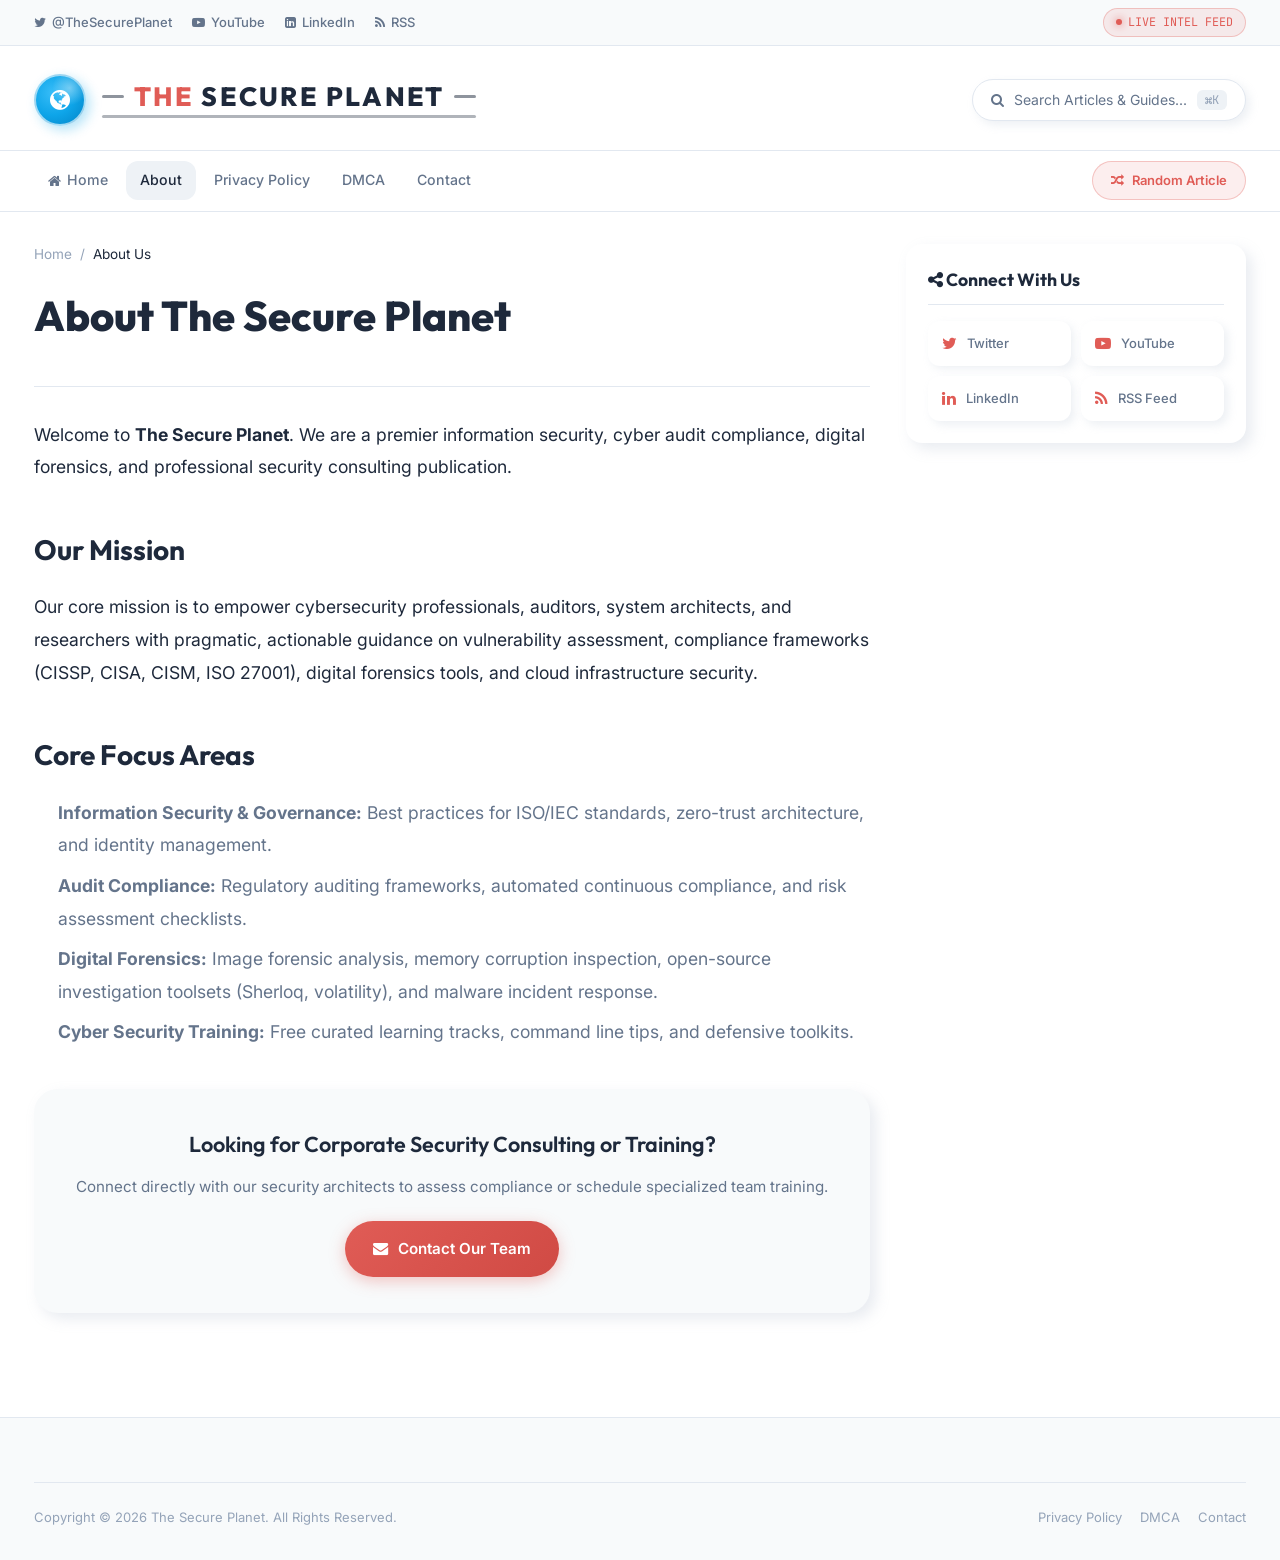
<file: about.html>
<!DOCTYPE html>
<html lang="en">
<head>
  <meta charset="UTF-8" />
  <meta name="viewport" content="width=device-width, initial-scale=1.0" />
  <title>About Us — The Secure Planet</title>
  <link rel="icon" href="https://www.thesecureplanet.com/favicon.ico" />
  <link rel="stylesheet" href="https://maxcdn.bootstrapcdn.com/font-awesome/4.7.0/css/font-awesome.min.css" />
  <link rel="stylesheet" href="css/styles.css?v=2" />
</head>
<body>

  <!-- TOP BAR -->
  <div class="top-bar">
    <div class="container top-bar-inner">
      <div class="top-social-list">
        <a href="https://www.twitter.com/TheSecurePlanet" target="_blank"><i class="fa fa-twitter"></i> @TheSecurePlanet</a>
        <a href="https://goo.gl/t3DX3D" target="_blank"><i class="fa fa-youtube-play"></i> YouTube</a>
        <a href="https://www.linkedin.com/in/prakashp" target="_blank"><i class="fa fa-linkedin-square"></i> LinkedIn</a>
        <a href="https://feeds.feedburner.com/TheSecurePlanet" target="_blank"><i class="fa fa-rss"></i> RSS</a>
      </div>
      <div class="top-actions">
        <div class="live-status">
          <span class="live-dot"></span>
          <span>LIVE INTEL FEED</span>
        </div>
      </div>
    </div>
  </div>

  <!-- SITE HEADER -->
  <header class="site-header">
    <div class="container header-branding">
      <a href="index.html" class="logo-component">
        <div class="logo-emblem" title="The Secure Planet">
          <i class="fa fa-globe"></i>
        </div>
        <div class="logo-typography">
          <div class="logo-title-row">
            <span class="logo-wing-line"></span>
            <span class="logo-title"><span class="coral">THE</span> SECURE PLANET</span>
            <span class="logo-wing-line"></span>
          </div>
          <span class="logo-underline"></span>
        </div>
      </a>
      <button class="header-search-btn" id="search-trigger">
        <i class="fa fa-search"></i>
        <span>Search Articles & Guides...</span>
        <span class="search-shortcut">⌘K</span>
      </button>
    </div>
  </header>

  <!-- NAVBAR -->
  <nav class="navbar">
    <div class="container navbar-inner">
      <ul class="nav-links">
        <li class="nav-item"><a href="index.html" class="nav-link"><i class="fa fa-home"></i> Home</a></li>
        <li class="nav-item active"><a href="about.html" class="nav-link">About</a></li>
        <li class="nav-item"><a href="privacy-policy.html" class="nav-link">Privacy Policy</a></li>
        <li class="nav-item"><a href="dmca.html" class="nav-link">DMCA</a></li>
        <li class="nav-item"><a href="contact.html" class="nav-link">Contact</a></li>
      </ul>
      <div class="nav-tools">
        <a href="post.html" class="random-post-btn"><i class="fa fa-random"></i> Random Article</a>
        <button class="mobile-nav-toggle" aria-label="Toggle Menu">
          <i class="fa fa-bars"></i>
        </button>
      </div>
    </div>
  </nav>

  <!-- STATIC PAGE BODY -->
  <main class="main-content-area">
    <div class="container layout-grid">
      <article class="post-content">
        <nav class="breadcrumb">
          <a href="index.html">Home</a>
          <span>/</span>
          <span style="color:var(--text-main);">About Us</span>
        </nav>

        <header class="post-header-main">
          <h1 class="post-main-title">About The Secure Planet</h1>
        </header>

        <div class="post-body">
          <p>
            Welcome to <strong>The Secure Planet</strong>. We are a premier information security, cyber audit compliance, digital forensics, and professional security consulting publication.
          </p>

          <h2>Our Mission</h2>
          <p>
            Our core mission is to empower cybersecurity professionals, auditors, system architects, and researchers with pragmatic, actionable guidance on vulnerability assessment, compliance frameworks (CISSP, CISA, CISM, ISO 27001), digital forensics tools, and cloud infrastructure security.
          </p>

          <h2>Core Focus Areas</h2>
          <ul>
            <li><strong>Information Security & Governance:</strong> Best practices for ISO/IEC standards, zero-trust architecture, and identity management.</li>
            <li><strong>Audit Compliance:</strong> Regulatory auditing frameworks, automated continuous compliance, and risk assessment checklists.</li>
            <li><strong>Digital Forensics:</strong> Image forensic analysis, memory corruption inspection, open-source investigation toolsets (Sherloq, volatility), and malware incident response.</li>
            <li><strong>Cyber Security Training:</strong> Free curated learning tracks, command line tips, and defensive toolkits.</li>
          </ul>

          <div class="download-cta-box" style="margin-top:40px;">
            <h3>Looking for Corporate Security Consulting or Training?</h3>
            <p>Connect directly with our security architects to assess compliance or schedule specialized team training.</p>
            <a href="contact.html" class="btn-primary">
              <i class="fa fa-envelope"></i> Contact Our Team
            </a>
          </div>
        </div>
      </article>

      <aside class="sidebar">
        <div class="sidebar-widget">
          <h3 class="widget-title"><span><i class="fa fa-share-alt"></i> Connect With Us</span></h3>
          <div class="social-grid">
            <a href="https://www.twitter.com/TheSecurePlanet" target="_blank" class="social-tile"><i class="fa fa-twitter"></i> Twitter</a>
            <a href="https://goo.gl/t3DX3D" target="_blank" class="social-tile"><i class="fa fa-youtube-play"></i> YouTube</a>
            <a href="https://www.linkedin.com/in/prakashp" target="_blank" class="social-tile"><i class="fa fa-linkedin"></i> LinkedIn</a>
            <a href="https://feeds.feedburner.com/TheSecurePlanet" target="_blank" class="social-tile"><i class="fa fa-rss"></i> RSS Feed</a>
          </div>
        </div>
      </aside>
    </div>
  </main>

  <footer class="site-footer">
    <div class="container">
      <div class="footer-bottom">
        <div>Copyright © 2026 The Secure Planet. All Rights Reserved.</div>
        <div style="display:flex;gap:18px;">
          <a href="privacy-policy.html">Privacy Policy</a>
          <a href="dmca.html">DMCA</a>
          <a href="contact.html">Contact</a>
        </div>
      </div>
    </div>
  </footer>

  <!-- SEARCH MODAL OVERLAY -->
  <div class="search-modal" id="search-modal">
    <div class="search-modal-content">
      <div class="search-input-wrapper">
        <i class="fa fa-search"></i>
        <input type="text" id="search-input" class="search-modal-input" placeholder="Search articles, guides, CVEs..." />
        <button class="search-close-btn" id="search-close" aria-label="Close search"><i class="fa fa-times"></i></button>
      </div>
    </div>
  </div>

  <script src="js/main.js"></script>
</body>
</html>
</file>
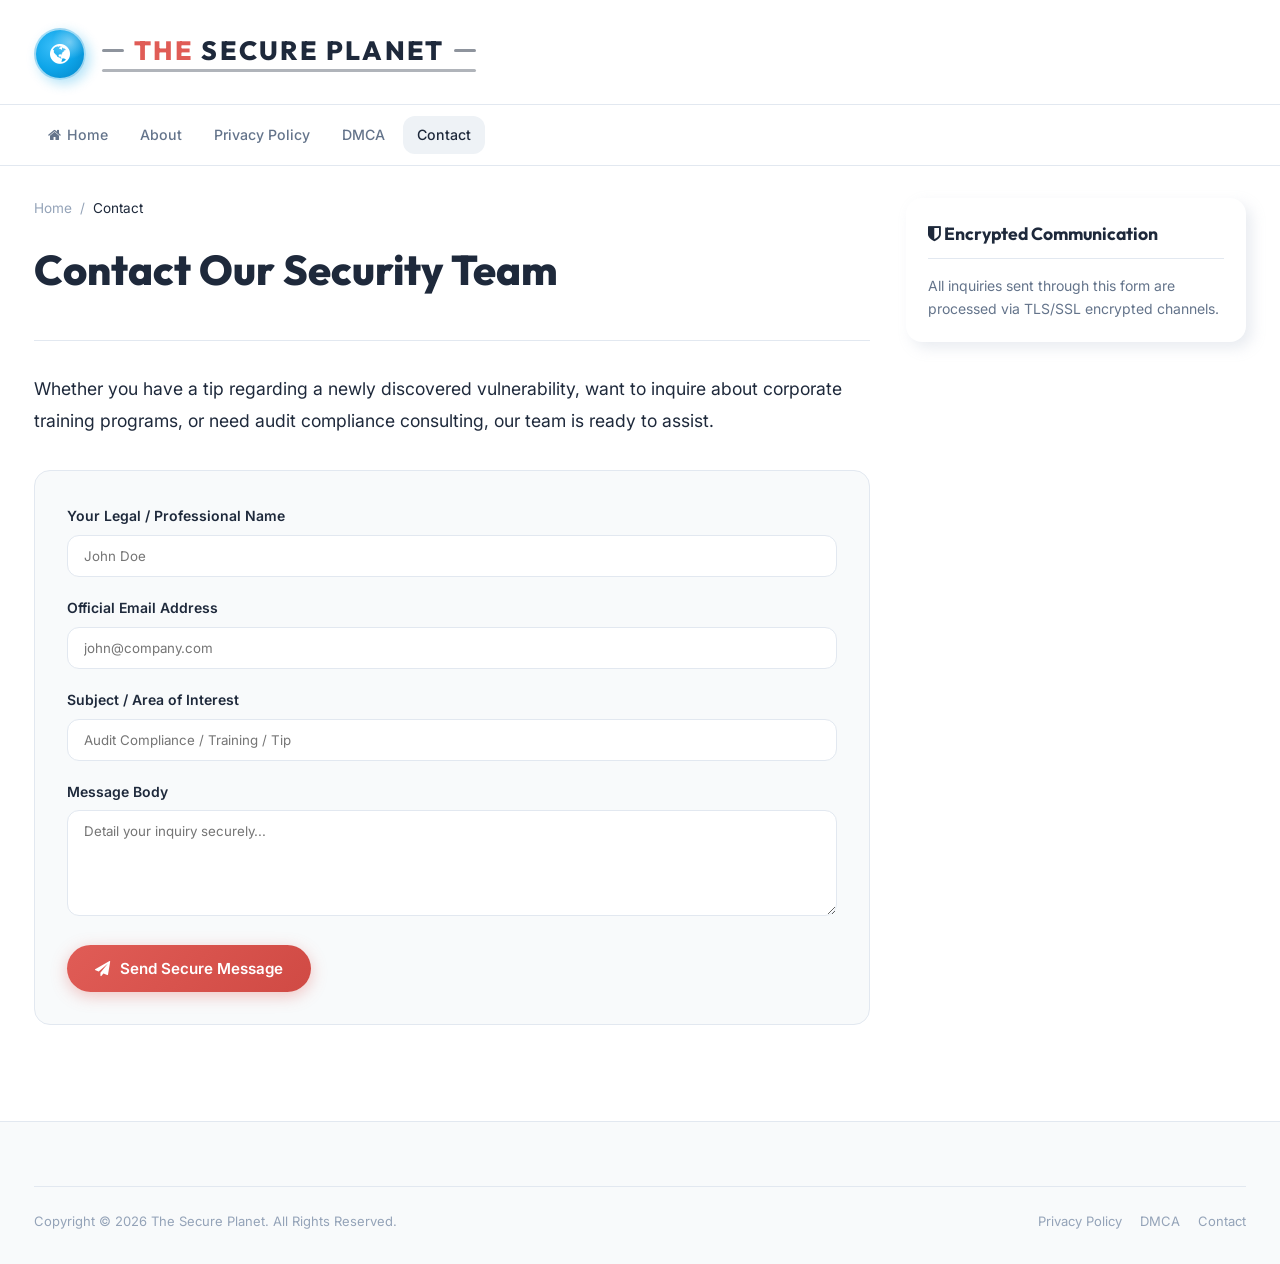
<file: contact.html>
<!DOCTYPE html>
<html lang="en">
<head>
  <meta charset="UTF-8" />
  <meta name="viewport" content="width=device-width, initial-scale=1.0" />
  <title>Contact Us — The Secure Planet</title>
  <link rel="icon" href="https://www.thesecureplanet.com/favicon.ico" />
  <link rel="stylesheet" href="https://maxcdn.bootstrapcdn.com/font-awesome/4.7.0/css/font-awesome.min.css" />
  <link rel="stylesheet" href="css/styles.css?v=2" />
</head>
<body>

  <header class="site-header">
    <div class="container header-branding">
      <a href="index.html" class="logo-component">
        <div class="logo-emblem" title="The Secure Planet">
          <i class="fa fa-globe"></i>
        </div>
        <div class="logo-typography">
          <div class="logo-title-row">
            <span class="logo-wing-line"></span>
            <span class="logo-title"><span class="coral">THE</span> SECURE PLANET</span>
            <span class="logo-wing-line"></span>
          </div>
          <span class="logo-underline"></span>
        </div>
      </a>
    </div>
  </header>

  <nav class="navbar">
    <div class="container navbar-inner">
      <ul class="nav-links">
        <li class="nav-item"><a href="index.html" class="nav-link"><i class="fa fa-home"></i> Home</a></li>
        <li class="nav-item"><a href="about.html" class="nav-link">About</a></li>
        <li class="nav-item"><a href="privacy-policy.html" class="nav-link">Privacy Policy</a></li>
        <li class="nav-item"><a href="dmca.html" class="nav-link">DMCA</a></li>
        <li class="nav-item active"><a href="contact.html" class="nav-link">Contact</a></li>
      </ul>
      <div class="nav-tools">
        <button class="mobile-nav-toggle" aria-label="Toggle Menu">
          <i class="fa fa-bars"></i>
        </button>
      </div>
    </div>
  </nav>

  <main class="main-content-area">
    <div class="container layout-grid">
      <article class="post-content">
        <nav class="breadcrumb">
          <a href="index.html">Home</a>
          <span>/</span>
          <span style="color:var(--text-main);">Contact</span>
        </nav>

        <header class="post-header-main">
          <h1 class="post-main-title">Contact Our Security Team</h1>
        </header>

        <div class="post-body">
          <p>
            Whether you have a tip regarding a newly discovered vulnerability, want to inquire about corporate training programs, or need audit compliance consulting, our team is ready to assist.
          </p>

          <div style="background:var(--bg-surface);border:1px solid var(--border-subtle);border-radius:var(--radius-md);padding:32px;margin:32px 0;">
            <form onsubmit="event.preventDefault(); alert('Message dispatched securely to The Secure Planet team!');" style="display:flex;flex-direction:column;gap:18px;">
              <div>
                <label style="display:block;font-size:0.875rem;font-weight:600;margin-bottom:6px;">Your Legal / Professional Name</label>
                <input type="text" placeholder="John Doe" required style="width:100%;background:var(--bg-root);border:1px solid var(--border-subtle);padding:12px 16px;border-radius:var(--radius-sm);color:var(--text-main);" />
              </div>
              <div>
                <label style="display:block;font-size:0.875rem;font-weight:600;margin-bottom:6px;">Official Email Address</label>
                <input type="email" placeholder="john@company.com" required style="width:100%;background:var(--bg-root);border:1px solid var(--border-subtle);padding:12px 16px;border-radius:var(--radius-sm);color:var(--text-main);" />
              </div>
              <div>
                <label style="display:block;font-size:0.875rem;font-weight:600;margin-bottom:6px;">Subject / Area of Interest</label>
                <input type="text" placeholder="Audit Compliance / Training / Tip" required style="width:100%;background:var(--bg-root);border:1px solid var(--border-subtle);padding:12px 16px;border-radius:var(--radius-sm);color:var(--text-main);" />
              </div>
              <div>
                <label style="display:block;font-size:0.875rem;font-weight:600;margin-bottom:6px;">Message Body</label>
                <textarea rows="5" placeholder="Detail your inquiry securely..." required style="width:100%;background:var(--bg-root);border:1px solid var(--border-subtle);padding:12px 16px;border-radius:var(--radius-sm);color:var(--text-main);"></textarea>
              </div>
              <button type="submit" class="btn-primary" style="align-self:flex-start;">
                <i class="fa fa-paper-plane"></i> Send Secure Message
              </button>
            </form>
          </div>
        </div>
      </article>

      <aside class="sidebar">
        <div class="sidebar-widget">
          <h3 class="widget-title"><span><i class="fa fa-shield"></i> Encrypted Communication</span></h3>
          <p style="font-size:0.875rem;color:var(--text-secondary);">
            All inquiries sent through this form are processed via TLS/SSL encrypted channels.
          </p>
        </div>
      </aside>
    </div>
  </main>

  <footer class="site-footer">
    <div class="container">
      <div class="footer-bottom">
        <div>Copyright © 2026 The Secure Planet. All Rights Reserved.</div>
        <div style="display:flex;gap:18px;">
          <a href="privacy-policy.html">Privacy Policy</a>
          <a href="dmca.html">DMCA</a>
          <a href="contact.html">Contact</a>
        </div>
      </div>
    </div>
  </footer>
  <script src="js/main.js"></script>
</body>
</html>
</file>
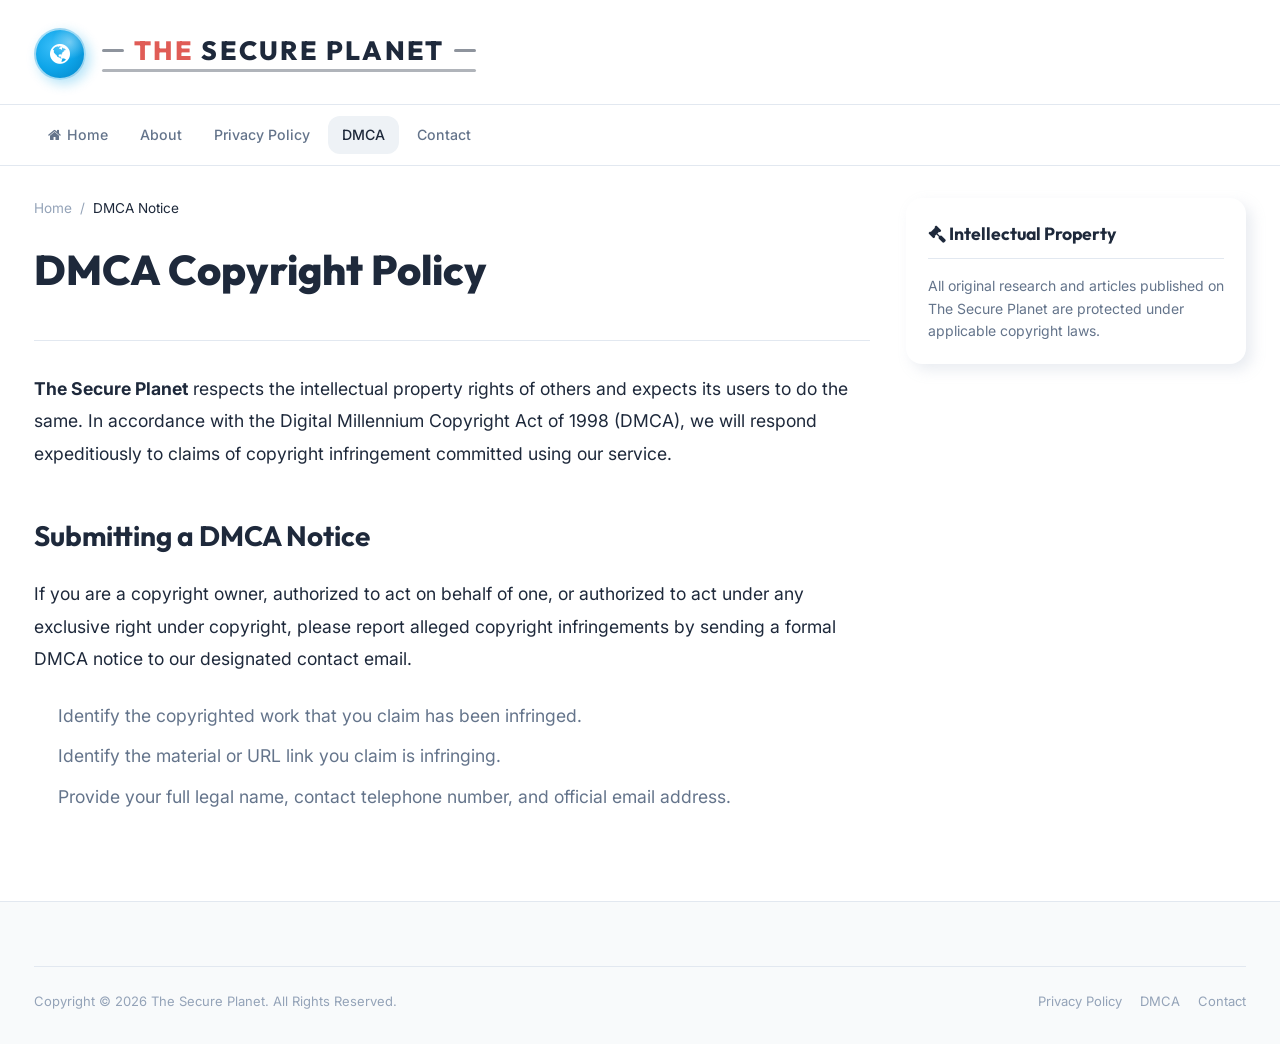
<file: dmca.html>
<!DOCTYPE html>
<html lang="en">
<head>
  <meta charset="UTF-8" />
  <meta name="viewport" content="width=device-width, initial-scale=1.0" />
  <title>DMCA Compliance — The Secure Planet</title>
  <link rel="icon" href="https://www.thesecureplanet.com/favicon.ico" />
  <link rel="stylesheet" href="https://maxcdn.bootstrapcdn.com/font-awesome/4.7.0/css/font-awesome.min.css" />
  <link rel="stylesheet" href="css/styles.css?v=2" />
</head>
<body>

  <header class="site-header">
    <div class="container header-branding">
      <a href="index.html" class="logo-component">
        <div class="logo-emblem" title="The Secure Planet">
          <i class="fa fa-globe"></i>
        </div>
        <div class="logo-typography">
          <div class="logo-title-row">
            <span class="logo-wing-line"></span>
            <span class="logo-title"><span class="coral">THE</span> SECURE PLANET</span>
            <span class="logo-wing-line"></span>
          </div>
          <span class="logo-underline"></span>
        </div>
      </a>
    </div>
  </header>

  <nav class="navbar">
    <div class="container navbar-inner">
      <ul class="nav-links">
        <li class="nav-item"><a href="index.html" class="nav-link"><i class="fa fa-home"></i> Home</a></li>
        <li class="nav-item"><a href="about.html" class="nav-link">About</a></li>
        <li class="nav-item"><a href="privacy-policy.html" class="nav-link">Privacy Policy</a></li>
        <li class="nav-item active"><a href="dmca.html" class="nav-link">DMCA</a></li>
        <li class="nav-item"><a href="contact.html" class="nav-link">Contact</a></li>
      </ul>
      <div class="nav-tools">
        <button class="mobile-nav-toggle" aria-label="Toggle Menu">
          <i class="fa fa-bars"></i>
        </button>
      </div>
    </div>
  </nav>

  <main class="main-content-area">
    <div class="container layout-grid">
      <article class="post-content">
        <nav class="breadcrumb">
          <a href="index.html">Home</a>
          <span>/</span>
          <span style="color:var(--text-main);">DMCA Notice</span>
        </nav>

        <header class="post-header-main">
          <h1 class="post-main-title">DMCA Copyright Policy</h1>
        </header>

        <div class="post-body">
          <p>
            <strong>The Secure Planet</strong> respects the intellectual property rights of others and expects its users to do the same. In accordance with the Digital Millennium Copyright Act of 1998 (DMCA), we will respond expeditiously to claims of copyright infringement committed using our service.
          </p>
          <h2>Submitting a DMCA Notice</h2>
          <p>
            If you are a copyright owner, authorized to act on behalf of one, or authorized to act under any exclusive right under copyright, please report alleged copyright infringements by sending a formal DMCA notice to our designated contact email.
          </p>
          <ul>
            <li>Identify the copyrighted work that you claim has been infringed.</li>
            <li>Identify the material or URL link you claim is infringing.</li>
            <li>Provide your full legal name, contact telephone number, and official email address.</li>
          </ul>
        </div>
      </article>

      <aside class="sidebar">
        <div class="sidebar-widget">
          <h3 class="widget-title"><span><i class="fa fa-legal"></i> Intellectual Property</span></h3>
          <p style="font-size:0.875rem;color:var(--text-secondary);">
            All original research and articles published on The Secure Planet are protected under applicable copyright laws.
          </p>
        </div>
      </aside>
    </div>
  </main>

  <footer class="site-footer">
    <div class="container">
      <div class="footer-bottom">
        <div>Copyright © 2026 The Secure Planet. All Rights Reserved.</div>
        <div style="display:flex;gap:18px;">
          <a href="privacy-policy.html">Privacy Policy</a>
          <a href="dmca.html">DMCA</a>
          <a href="contact.html">Contact</a>
        </div>
      </div>
    </div>
  </footer>
  <script src="js/main.js"></script>
</body>
</html>
</file>
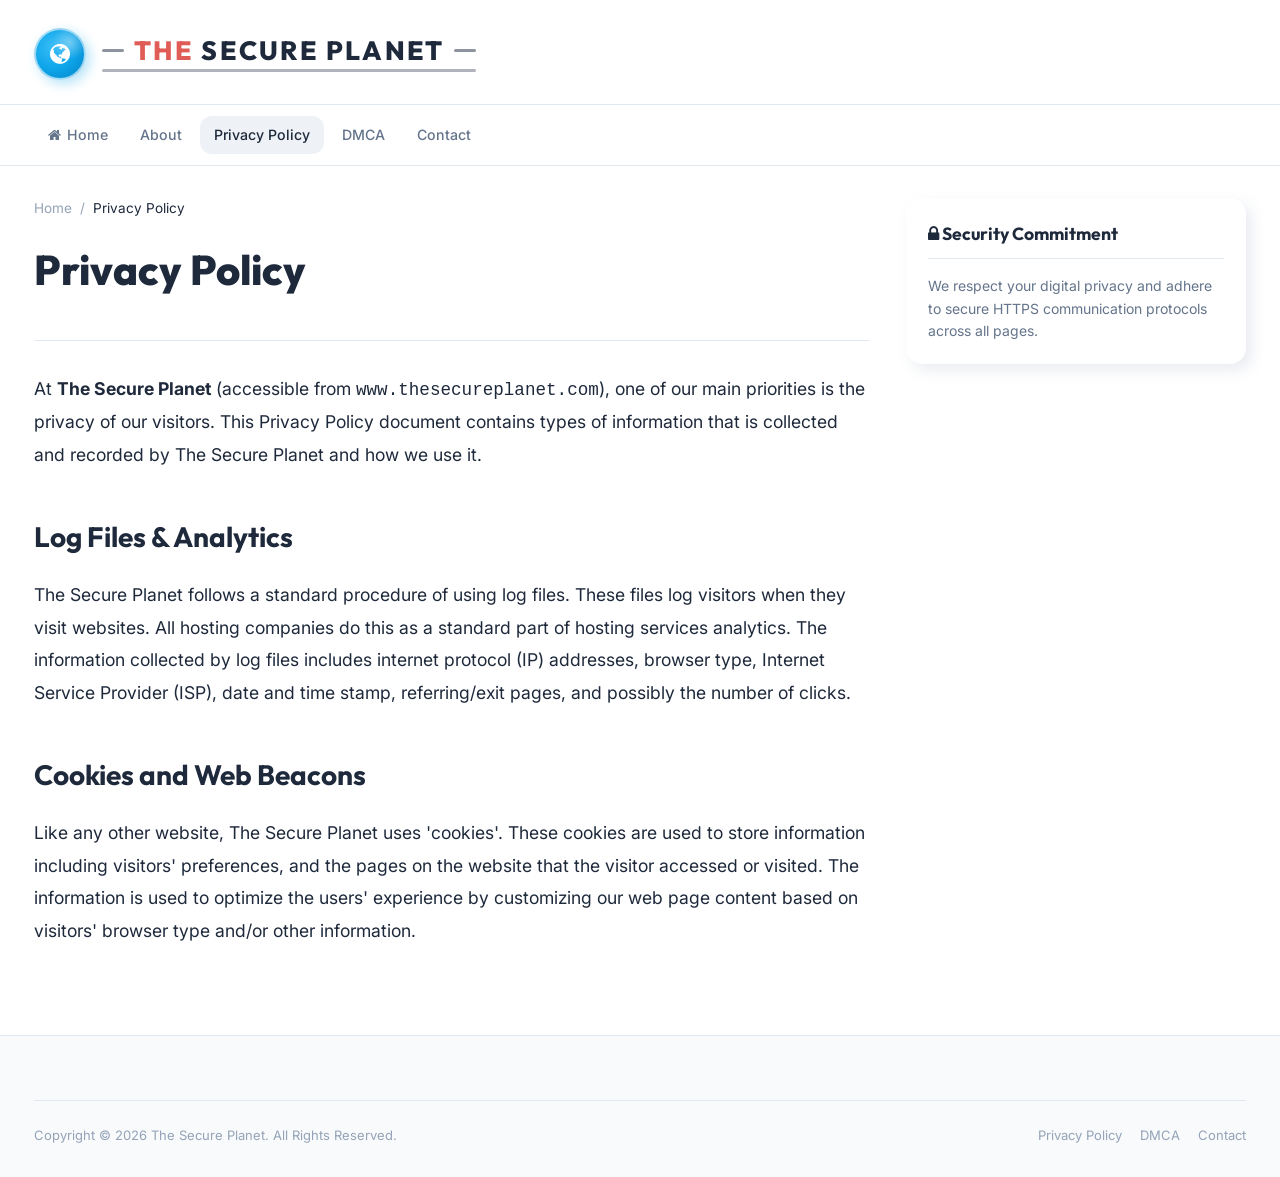
<file: privacy-policy.html>
<!DOCTYPE html>
<html lang="en">
<head>
  <meta charset="UTF-8" />
  <meta name="viewport" content="width=device-width, initial-scale=1.0" />
  <title>Privacy Policy — The Secure Planet</title>
  <link rel="icon" href="https://www.thesecureplanet.com/favicon.ico" />
  <link rel="stylesheet" href="https://maxcdn.bootstrapcdn.com/font-awesome/4.7.0/css/font-awesome.min.css" />
  <link rel="stylesheet" href="css/styles.css?v=2" />
</head>
<body>

  <header class="site-header">
    <div class="container header-branding">
      <a href="index.html" class="logo-component">
        <div class="logo-emblem" title="The Secure Planet">
          <i class="fa fa-globe"></i>
        </div>
        <div class="logo-typography">
          <div class="logo-title-row">
            <span class="logo-wing-line"></span>
            <span class="logo-title"><span class="coral">THE</span> SECURE PLANET</span>
            <span class="logo-wing-line"></span>
          </div>
          <span class="logo-underline"></span>
        </div>
      </a>
    </div>
  </header>

  <nav class="navbar">
    <div class="container navbar-inner">
      <ul class="nav-links">
        <li class="nav-item"><a href="index.html" class="nav-link"><i class="fa fa-home"></i> Home</a></li>
        <li class="nav-item"><a href="about.html" class="nav-link">About</a></li>
        <li class="nav-item active"><a href="privacy-policy.html" class="nav-link">Privacy Policy</a></li>
        <li class="nav-item"><a href="dmca.html" class="nav-link">DMCA</a></li>
        <li class="nav-item"><a href="contact.html" class="nav-link">Contact</a></li>
      </ul>
      <div class="nav-tools">
        <button class="mobile-nav-toggle" aria-label="Toggle Menu">
          <i class="fa fa-bars"></i>
        </button>
      </div>
    </div>
  </nav>

  <main class="main-content-area">
    <div class="container layout-grid">
      <article class="post-content">
        <nav class="breadcrumb">
          <a href="index.html">Home</a>
          <span>/</span>
          <span style="color:var(--text-main);">Privacy Policy</span>
        </nav>

        <header class="post-header-main">
          <h1 class="post-main-title">Privacy Policy</h1>
        </header>

        <div class="post-body">
          <p>
            At <strong>The Secure Planet</strong> (accessible from <code>www.thesecureplanet.com</code>), one of our main priorities is the privacy of our visitors. This Privacy Policy document contains types of information that is collected and recorded by The Secure Planet and how we use it.
          </p>
          <h2>Log Files & Analytics</h2>
          <p>
            The Secure Planet follows a standard procedure of using log files. These files log visitors when they visit websites. All hosting companies do this as a standard part of hosting services analytics. The information collected by log files includes internet protocol (IP) addresses, browser type, Internet Service Provider (ISP), date and time stamp, referring/exit pages, and possibly the number of clicks.
          </p>
          <h2>Cookies and Web Beacons</h2>
          <p>
            Like any other website, The Secure Planet uses 'cookies'. These cookies are used to store information including visitors' preferences, and the pages on the website that the visitor accessed or visited. The information is used to optimize the users' experience by customizing our web page content based on visitors' browser type and/or other information.
          </p>
        </div>
      </article>

      <aside class="sidebar">
        <div class="sidebar-widget">
          <h3 class="widget-title"><span><i class="fa fa-lock"></i> Security Commitment</span></h3>
          <p style="font-size:0.875rem;color:var(--text-secondary);">
            We respect your digital privacy and adhere to secure HTTPS communication protocols across all pages.
          </p>
        </div>
      </aside>
    </div>
  </main>

  <footer class="site-footer">
    <div class="container">
      <div class="footer-bottom">
        <div>Copyright © 2026 The Secure Planet. All Rights Reserved.</div>
        <div style="display:flex;gap:18px;">
          <a href="privacy-policy.html">Privacy Policy</a>
          <a href="dmca.html">DMCA</a>
          <a href="contact.html">Contact</a>
        </div>
      </div>
    </div>
  </footer>
  <script src="js/main.js"></script>
</body>
</html>
</file>
<file: css/styles.css>
@import url('https://fonts.googleapis.com/css2?family=Inter:wght@300;400;500;600;700&family=JetBrains+Mono:wght@400;500;600&family=Outfit:wght@400;500;600;700;800&display=swap');

/* ==========================================================================
   THE SECURE PLANET — NEOMORPHISM + BENTO GRID DESIGN SYSTEM
   Pure White Background · Soft UI · Celestial Blue + Coral Red Accents
   ========================================================================== */

:root {
  /* Pure White Neomorphic Palette */
  --bg-root: #FFFFFF;
  --bg-surface: #F8FAFB;
  --bg-card: #FFFFFF;
  --bg-card-hover: #FFFFFF;
  --bg-elevated: #F1F5F9;
  --bg-inset: #EEF2F6;
  --bg-glass: rgba(255, 255, 255, 0.92);

  /* Brand Accents — Unchanged */
  --brand-coral: #E05C56;
  --brand-coral-hover: #D04A44;
  --brand-coral-soft: rgba(224, 92, 86, 0.10);
  --brand-coral-glow: rgba(224, 92, 86, 0.18);

  --brand-blue: #0EA5E9;
  --brand-blue-hover: #0284C7;
  --brand-blue-soft: rgba(14, 165, 233, 0.10);
  --brand-blue-glow: rgba(14, 165, 233, 0.18);

  /* Typography */
  --text-main: #1E293B;
  --text-secondary: #64748B;
  --text-muted: #94A3B8;
  --text-coral: #E05C56;

  /* Neomorphic Shadows */
  --neo-shadow: 6px 6px 14px rgba(166, 180, 200, 0.25), -6px -6px 14px rgba(255, 255, 255, 0.85);
  --neo-shadow-sm: 4px 4px 10px rgba(166, 180, 200, 0.2), -4px -4px 10px rgba(255, 255, 255, 0.8);
  --neo-shadow-lg: 10px 10px 24px rgba(166, 180, 200, 0.3), -10px -10px 24px rgba(255, 255, 255, 0.9);
  --neo-shadow-hover: 8px 8px 18px rgba(166, 180, 200, 0.35), -8px -8px 18px rgba(255, 255, 255, 0.95);
  --neo-inset: inset 3px 3px 8px rgba(166, 180, 200, 0.2), inset -3px -3px 8px rgba(255, 255, 255, 0.7);
  --neo-flat: 0 1px 3px rgba(0, 0, 0, 0.04);

  /* Borders */
  --border-subtle: #E2E8F0;
  --border-strong: #CBD5E1;
  --border-coral: rgba(224, 92, 86, 0.3);
  --border-blue: rgba(14, 165, 233, 0.3);

  /* Typography Stacks */
  --font-heading: 'Outfit', -apple-system, sans-serif;
  --font-body: 'Inter', -apple-system, sans-serif;
  --font-mono: 'JetBrains Mono', monospace;

  /* Radii */
  --radius-sm: 12px;
  --radius-md: 16px;
  --radius-lg: 24px;
  --radius-pill: 9999px;

  /* Transitions */
  --transition-fast: 0.18s cubic-bezier(0.4, 0, 0.2, 1);
  --transition-normal: 0.3s cubic-bezier(0.4, 0, 0.2, 1);
}

/* ==========================================================================
   BASE RESET
   ========================================================================== */
*, *::before, *::after {
  box-sizing: border-box;
  margin: 0;
  padding: 0;
}

html {
  scroll-behavior: smooth;
  font-size: 16px;
}

body {
  font-family: var(--font-body);
  background-color: var(--bg-root);
  color: var(--text-main);
  line-height: 1.6;
  overflow-x: hidden;
  min-height: 100vh;
  display: flex;
  flex-direction: column;
}

a {
  color: inherit;
  text-decoration: none;
  transition: all var(--transition-fast);
}

img {
  max-width: 100%;
  height: auto;
  display: block;
}

ul { list-style: none; }

button, input, textarea {
  font-family: inherit;
  border: none;
  outline: none;
  background: none;
}

button { cursor: pointer; }

.container {
  width: 100%;
  max-width: 1260px;
  margin: 0 auto;
  padding: 0 24px;
}

/* ==========================================================================
   TOP BAR
   ========================================================================== */
.top-bar {
  background: var(--bg-surface);
  border-bottom: 1px solid var(--border-subtle);
  font-size: 0.8125rem;
  padding: 8px 0;
}

.top-bar-inner {
  display: flex;
  justify-content: space-between;
  align-items: center;
}

.top-social-list {
  display: flex;
  align-items: center;
  gap: 20px;
}

.top-social-list a {
  color: var(--text-secondary);
  display: flex;
  align-items: center;
  gap: 6px;
  font-weight: 500;
}

.top-social-list a:hover {
  color: var(--brand-blue);
  transform: translateY(-1px);
}

.live-status {
  display: flex;
  align-items: center;
  gap: 6px;
  font-family: var(--font-mono);
  font-size: 0.735rem;
  color: var(--brand-coral);
  background: var(--brand-coral-soft);
  padding: 4px 12px;
  border-radius: var(--radius-pill);
  border: 1px solid var(--border-coral);
}

.live-dot {
  width: 6px;
  height: 6px;
  background: var(--brand-coral);
  border-radius: 50%;
  box-shadow: 0 0 8px var(--brand-coral);
  animation: pulse-coral 2s infinite;
}

@keyframes pulse-coral {
  0%, 100% { opacity: 1; transform: scale(1); }
  50% { opacity: 0.4; transform: scale(0.85); }
}

/* ==========================================================================
   HEADER & LOGO
   ========================================================================== */
.site-header {
  padding: 28px 0 24px;
  background: var(--bg-root);
}

.header-branding {
  display: flex;
  justify-content: space-between;
  align-items: center;
}

.logo-component {
  display: flex;
  align-items: center;
  gap: 16px;
}

.logo-emblem {
  position: relative;
  width: 52px;
  height: 52px;
  border-radius: 50%;
  background: radial-gradient(circle at 35% 35%, #38BDF8, #0EA5E9, #0284C7);
  box-shadow: 4px 4px 12px rgba(14, 165, 233, 0.3), -4px -4px 12px rgba(255, 255, 255, 0.8);
  display: flex;
  align-items: center;
  justify-content: center;
  color: #fff;
  font-size: 1.45rem;
  overflow: hidden;
  border: 2px solid rgba(255, 255, 255, 0.6);
}

.logo-emblem::before {
  content: "";
  position: absolute;
  top: 0; left: 0; right: 0; bottom: 0;
  background: radial-gradient(circle at 70% 25%, rgba(255,255,255,0.4) 0%, transparent 35%);
}

.logo-typography {
  display: flex;
  flex-direction: column;
}

.logo-title-row {
  display: flex;
  align-items: center;
  gap: 10px;
}

.logo-wing-line {
  width: 22px;
  height: 2.5px;
  background: var(--text-main);
  opacity: 0.5;
  border-radius: 2px;
}

.logo-title {
  font-family: var(--font-heading);
  font-size: 1.65rem;
  font-weight: 800;
  letter-spacing: 0.08em;
  line-height: 1.1;
  color: var(--text-main);
  text-transform: uppercase;
}

.logo-title .coral {
  color: var(--brand-coral);
}

.logo-underline {
  height: 2.5px;
  background: var(--text-main);
  opacity: 0.35;
  border-radius: 2px;
  margin-top: 4px;
  width: 100%;
}

.brand-tagline {
  font-size: 0.785rem;
  color: var(--text-secondary);
  margin-top: 6px;
  letter-spacing: 0.04em;
}

.header-search-btn {
  display: flex;
  align-items: center;
  gap: 10px;
  background: var(--bg-root);
  border: 1px solid var(--border-subtle);
  color: var(--text-secondary);
  padding: 10px 18px;
  border-radius: var(--radius-pill);
  font-size: 0.875rem;
  box-shadow: var(--neo-shadow-sm);
  transition: all var(--transition-normal);
  cursor: pointer;
}

.header-search-btn:hover {
  border-color: var(--brand-blue);
  color: var(--text-main);
  box-shadow: var(--neo-shadow-hover);
}

.search-shortcut {
  font-family: var(--font-mono);
  font-size: 0.75rem;
  background: var(--bg-inset);
  padding: 2px 8px;
  border-radius: 6px;
  color: var(--text-muted);
}

/* ==========================================================================
   NEOMORPHIC STICKY NAVBAR
   ========================================================================== */
.navbar {
  position: sticky;
  top: 0;
  z-index: 1000;
  background: var(--bg-glass);
  backdrop-filter: blur(16px);
  -webkit-backdrop-filter: blur(16px);
  border-top: 1px solid var(--border-subtle);
  border-bottom: 1px solid var(--border-subtle);
}

.navbar-inner {
  display: flex;
  justify-content: space-between;
  align-items: center;
  height: 60px;
}

.nav-links {
  display: flex;
  align-items: center;
  gap: 4px;
}

.nav-item {
  position: relative;
}

.nav-link {
  display: flex;
  align-items: center;
  gap: 6px;
  padding: 8px 14px;
  font-weight: 500;
  font-size: 0.885rem;
  color: var(--text-secondary);
  border-radius: var(--radius-sm);
  transition: all var(--transition-fast);
}

.nav-link:hover,
.nav-item.active .nav-link {
  color: var(--text-main);
  background: var(--bg-inset);
}

.nav-link.active-home {
  color: var(--brand-coral);
}

/* Dropdown */
.dropdown-menu {
  position: absolute;
  top: calc(100% + 8px);
  left: 0;
  min-width: 240px;
  background: var(--bg-root);
  border: 1px solid var(--border-subtle);
  border-radius: var(--radius-md);
  padding: 8px;
  box-shadow: var(--neo-shadow-lg);
  opacity: 0;
  visibility: hidden;
  transform: translateY(-8px);
  transition: all var(--transition-fast);
  z-index: 100;
}

.nav-item:hover .dropdown-menu {
  opacity: 1;
  visibility: visible;
  transform: translateY(0);
}

.dropdown-link {
  display: flex;
  align-items: center;
  gap: 10px;
  padding: 10px 12px;
  border-radius: var(--radius-sm);
  color: var(--text-secondary);
  font-size: 0.875rem;
}

.dropdown-link:hover {
  background: var(--brand-coral-soft);
  color: var(--brand-coral);
  padding-left: 16px;
}

/* Nav Right Actions */
.nav-tools {
  display: flex;
  align-items: center;
  gap: 12px;
}

.random-post-btn {
  display: flex;
  align-items: center;
  gap: 8px;
  padding: 8px 18px;
  background: var(--brand-coral-soft);
  border: 1px solid var(--border-coral);
  border-radius: var(--radius-pill);
  color: var(--brand-coral);
  font-size: 0.8125rem;
  font-weight: 600;
  transition: all var(--transition-normal);
}

.random-post-btn:hover {
  background: var(--brand-coral);
  border-color: var(--brand-coral);
  color: #fff;
  box-shadow: 0 4px 16px rgba(224, 92, 86, 0.3);
  transform: translateY(-1px);
}

.mobile-nav-toggle {
  display: none;
  font-size: 1.4rem;
  color: var(--text-secondary);
  padding: 8px;
}

/* ==========================================================================
   TRENDING NEWS TICKER
   ========================================================================== */
.news-ticker-bar {
  background: var(--bg-surface);
  border-bottom: 1px solid var(--border-subtle);
  padding: 10px 0;
}

.ticker-wrapper {
  display: flex;
  align-items: center;
  gap: 16px;
  overflow: hidden;
}

.ticker-badge {
  display: flex;
  align-items: center;
  gap: 6px;
  background: var(--brand-coral);
  color: #fff;
  font-size: 0.725rem;
  font-weight: 700;
  padding: 4px 12px;
  border-radius: 6px;
  text-transform: uppercase;
  letter-spacing: 0.05em;
  flex-shrink: 0;
}

.ticker-content {
  display: flex;
  align-items: center;
  overflow: hidden;
  flex: 1;
}

.ticker-items {
  display: flex;
  align-items: center;
  gap: 32px;
  animation: ticker-slide 28s linear infinite;
  white-space: nowrap;
}

.ticker-items:hover {
  animation-play-state: paused;
}

@keyframes ticker-slide {
  0% { transform: translateX(0); }
  100% { transform: translateX(-50%); }
}

.ticker-item {
  display: flex;
  align-items: center;
  gap: 8px;
  font-size: 0.875rem;
  color: var(--text-secondary);
}

.ticker-item a {
  color: var(--text-main);
  font-weight: 500;
}

.ticker-item a:hover {
  color: var(--brand-coral);
}

/* ==========================================================================
   BENTO HERO SECTION
   ========================================================================== */
.hero-section {
  padding: 32px 0 24px;
}

.hero-grid {
  display: grid;
  grid-template-columns: 1.65fr 1fr;
  grid-template-rows: auto;
  gap: 20px;
}

.hero-main-card {
  position: relative;
  border-radius: var(--radius-lg);
  overflow: hidden;
  min-height: 440px;
  background: var(--bg-root);
  display: flex;
  flex-direction: column;
  justify-content: flex-end;
  padding: 36px;
  box-shadow: var(--neo-shadow);
  transition: all var(--transition-normal);
}

.hero-main-card:hover {
  box-shadow: var(--neo-shadow-hover);
  transform: translateY(-3px);
}

.hero-main-bg {
  position: absolute;
  top: 0; left: 0;
  width: 100%; height: 100%;
  object-fit: cover;
  z-index: 1;
  transform: scale(1.35);
  transform-origin: center center;
  transition: transform 0.6s ease;
}

.hero-main-card:hover .hero-main-bg {
  transform: scale(1.42);
}

.hero-overlay {
  position: absolute;
  top: 0; left: 0;
  width: 100%; height: 100%;
  background: linear-gradient(180deg, rgba(255,255,255,0.05) 0%, rgba(15,23,42,0.75) 55%, rgba(15,23,42,0.95) 100%);
  z-index: 2;
}

.hero-content {
  position: relative;
  z-index: 3;
}

/* Category Badges — Soft Pastels on White */
.cat-badge {
  display: inline-flex;
  align-items: center;
  gap: 6px;
  font-size: 0.735rem;
  font-weight: 600;
  text-transform: uppercase;
  letter-spacing: 0.06em;
  padding: 4px 12px;
  border-radius: var(--radius-pill);
  margin-bottom: 14px;
}

.cat-badge.tech-tips { background: rgba(224, 92, 86, 0.10); color: #D04A44; border: 1px solid rgba(224, 92, 86, 0.25); }
.cat-badge.science { background: rgba(14, 165, 233, 0.10); color: #0284C7; border: 1px solid rgba(14, 165, 233, 0.25); }
.cat-badge.forensics { background: rgba(139, 92, 246, 0.10); color: #7C3AED; border: 1px solid rgba(139, 92, 246, 0.25); }
.cat-badge.infosec { background: rgba(16, 185, 129, 0.10); color: #059669; border: 1px solid rgba(16, 185, 129, 0.25); }
.cat-badge.cybersec { background: rgba(245, 158, 11, 0.10); color: #D97706; border: 1px solid rgba(245, 158, 11, 0.25); }

.hero-title {
  font-family: var(--font-heading);
  font-size: 2.1rem;
  font-weight: 700;
  line-height: 1.25;
  margin-bottom: 12px;
  color: #fff;
}

.hero-title a:hover {
  color: var(--brand-coral);
}

.hero-summary {
  color: #CBD5E1;
  font-size: 0.95rem;
  line-height: 1.6;
  margin-bottom: 20px;
  display: -webkit-box;
  -webkit-line-clamp: 2;
  -webkit-box-orient: vertical;
  overflow: hidden;
}

.meta-row {
  display: flex;
  align-items: center;
  gap: 16px;
  font-size: 0.8125rem;
  color: var(--text-secondary);
}

.author-chip {
  display: flex;
  align-items: center;
  gap: 8px;
  color: #fff;
  font-weight: 500;
}

.author-chip img {
  width: 26px;
  height: 26px;
  border-radius: 50%;
  border: 2px solid var(--brand-coral);
}

/* Bento Side Cards */
.hero-side-grid {
  display: flex;
  flex-direction: column;
  gap: 16px;
}

.side-feature-card {
  flex: 1;
  background: var(--bg-root);
  border-radius: var(--radius-md);
  padding: 18px;
  display: flex;
  gap: 16px;
  align-items: center;
  box-shadow: var(--neo-shadow-sm);
  transition: all var(--transition-normal);
}

.side-feature-card:hover {
  box-shadow: var(--neo-shadow-hover);
  transform: translateX(4px);
}

.side-thumb {
  width: 100px;
  height: 80px;
  border-radius: var(--radius-sm);
  overflow: hidden;
  flex-shrink: 0;
}

.side-thumb img {
  width: 100%; height: 100%;
  object-fit: cover;
  transform: scale(1.35);
  transform-origin: center center;
  transition: transform 0.4s ease;
}

.side-feature-card:hover .side-thumb img {
  transform: scale(1.42);
}

.side-info { flex: 1; }

.side-title {
  font-family: var(--font-heading);
  font-size: 1rem;
  font-weight: 600;
  line-height: 1.35;
  margin: 6px 0 8px;
  color: var(--text-main);
}

.side-title a:hover {
  color: var(--brand-coral);
}

/* ==========================================================================
   MAIN CONTENT & BENTO ARTICLE GRID
   ========================================================================== */
.main-content-area {
  padding: 32px 0 64px;
}

.layout-grid {
  display: grid;
  grid-template-columns: 1fr 340px;
  gap: 36px;
}

.section-header {
  display: flex;
  justify-content: space-between;
  align-items: center;
  margin-bottom: 28px;
  padding-bottom: 16px;
  border-bottom: 1px solid var(--border-subtle);
}

.section-heading {
  font-family: var(--font-heading);
  font-size: 1.45rem;
  font-weight: 700;
  display: flex;
  align-items: center;
  gap: 10px;
  color: var(--text-main);
}

.section-heading i {
  color: var(--brand-coral);
}

/* Filter Pills — Neomorphic */
.filter-tabs {
  display: flex;
  gap: 8px;
  flex-wrap: wrap;
}

.filter-pill {
  padding: 6px 16px;
  border-radius: var(--radius-pill);
  font-size: 0.8125rem;
  font-weight: 600;
  background: var(--bg-root);
  border: 1px solid var(--border-subtle);
  color: var(--text-secondary);
  cursor: pointer;
  box-shadow: var(--neo-shadow-sm);
  transition: all var(--transition-fast);
}

.filter-pill:hover,
.filter-pill.active {
  background: var(--brand-coral);
  color: #fff;
  border-color: var(--brand-coral);
  box-shadow: 0 4px 14px rgba(224, 92, 86, 0.3);
}

/* Bento Article Feed */
.articles-feed {
  display: grid;
  grid-template-columns: repeat(2, 1fr);
  gap: 20px;
}

.article-card {
  display: flex;
  flex-direction: column;
  background: var(--bg-root);
  border-radius: var(--radius-md);
  overflow: hidden;
  box-shadow: var(--neo-shadow);
  transition: all var(--transition-normal);
}

/* Bento variation: first card spans full width */
.article-card:first-child {
  grid-column: 1 / -1;
  display: grid;
  grid-template-columns: 1.3fr 1fr;
}

.article-card:hover {
  box-shadow: var(--neo-shadow-hover);
  transform: translateY(-3px);
}

.article-thumb {
  position: relative;
  overflow: hidden;
  min-height: 200px;
}

.article-card:first-child .article-thumb {
  min-height: 260px;
}

.article-thumb img {
  width: 100%; height: 100%;
  object-fit: cover;
  transform: scale(1.35);
  transform-origin: center center;
  transition: transform 0.4s ease;
}

.article-card:hover .article-thumb img {
  transform: scale(1.42);
}

.article-info {
  display: flex;
  flex-direction: column;
  justify-content: space-between;
  padding: 20px;
  flex: 1;
}

.article-header-meta {
  display: flex;
  align-items: center;
  justify-content: space-between;
  margin-bottom: 10px;
}

.article-title {
  font-family: var(--font-heading);
  font-size: 1.2rem;
  font-weight: 700;
  line-height: 1.35;
  margin-bottom: 10px;
  color: var(--text-main);
}

.article-card:first-child .article-title {
  font-size: 1.4rem;
}

.article-title a:hover {
  color: var(--brand-coral);
}

.article-excerpt {
  color: var(--text-secondary);
  font-size: 0.88rem;
  line-height: 1.6;
  margin-bottom: 16px;
  display: -webkit-box;
  -webkit-line-clamp: 3;
  -webkit-box-orient: vertical;
  overflow: hidden;
}

.article-footer {
  display: flex;
  align-items: center;
  justify-content: space-between;
  padding-top: 14px;
  border-top: 1px solid var(--border-subtle);
}

.read-more-link {
  display: inline-flex;
  align-items: center;
  gap: 6px;
  font-size: 0.875rem;
  font-weight: 600;
  color: var(--brand-coral);
}

.read-more-link:hover {
  gap: 10px;
}

/* ==========================================================================
   NEOMORPHIC SIDEBAR
   ========================================================================== */
.sidebar {
  display: flex;
  flex-direction: column;
  gap: 24px;
}

.sidebar-widget {
  background: var(--bg-root);
  border-radius: var(--radius-md);
  padding: 22px;
  box-shadow: var(--neo-shadow);
}

.widget-title {
  font-family: var(--font-heading);
  font-size: 1.1rem;
  font-weight: 700;
  margin-bottom: 16px;
  padding-bottom: 10px;
  border-bottom: 1px solid var(--border-subtle);
  display: flex;
  align-items: center;
  justify-content: space-between;
  color: var(--text-main);
}

.social-grid {
  display: grid;
  grid-template-columns: 1fr 1fr;
  gap: 10px;
}

.social-tile {
  display: flex;
  align-items: center;
  gap: 10px;
  padding: 12px 14px;
  background: var(--bg-root);
  border-radius: var(--radius-sm);
  font-size: 0.8125rem;
  font-weight: 500;
  color: var(--text-secondary);
  box-shadow: var(--neo-shadow-sm);
  transition: all var(--transition-fast);
}

.social-tile:hover {
  color: var(--brand-coral);
  box-shadow: var(--neo-shadow-hover);
  transform: translateY(-2px);
}

.social-tile i {
  font-size: 1rem;
  color: var(--brand-coral);
}

/* Popular Feed */
.popular-list {
  display: flex;
  flex-direction: column;
  gap: 12px;
}

.popular-item {
  display: flex;
  gap: 12px;
  align-items: center;
  padding: 10px;
  border-radius: var(--radius-sm);
  transition: all var(--transition-fast);
}

.popular-item:hover {
  background: var(--bg-inset);
  box-shadow: var(--neo-inset);
}

.popular-item-number {
  font-family: var(--font-mono);
  font-size: 1rem;
  font-weight: 700;
  color: var(--brand-coral);
  opacity: 0.6;
  width: 22px;
}

.popular-thumb {
  width: 54px;
  height: 54px;
  border-radius: 10px;
  overflow: hidden;
  flex-shrink: 0;
  box-shadow: var(--neo-shadow-sm);
}

.popular-thumb img {
  width: 100%; height: 100%;
  object-fit: cover;
  transform: scale(1.35);
  transform-origin: center center;
  transition: transform 0.4s ease;
}

.popular-item:hover .popular-thumb img {
  transform: scale(1.42);
}

.popular-title {
  font-size: 0.875rem;
  font-weight: 600;
  line-height: 1.35;
  color: var(--text-main);
}

.popular-title a:hover {
  color: var(--brand-coral);
}

/* Categories Cloud */
.categories-cloud {
  display: flex;
  flex-wrap: wrap;
  gap: 8px;
}

.category-tag {
  display: inline-flex;
  align-items: center;
  gap: 6px;
  padding: 6px 14px;
  background: var(--bg-root);
  border-radius: var(--radius-pill);
  font-size: 0.785rem;
  color: var(--text-secondary);
  box-shadow: var(--neo-shadow-sm);
  transition: all var(--transition-fast);
}

.category-tag:hover {
  background: var(--brand-coral);
  color: #fff;
  box-shadow: 0 4px 12px rgba(224, 92, 86, 0.25);
}

/* ==========================================================================
   POST PAGE
   ========================================================================== */
.post-container {
  max-width: 900px;
  margin: 0 auto;
  padding: 36px 24px 72px;
}

.breadcrumb {
  display: flex;
  align-items: center;
  gap: 8px;
  font-size: 0.85rem;
  color: var(--text-muted);
  margin-bottom: 24px;
}

.breadcrumb a:hover {
  color: var(--brand-coral);
}

.post-header-main {
  margin-bottom: 32px;
  padding-bottom: 24px;
  border-bottom: 1px solid var(--border-subtle);
}

.post-main-title {
  font-family: var(--font-heading);
  font-size: 2.6rem;
  font-weight: 800;
  line-height: 1.25;
  margin-bottom: 20px;
  color: var(--text-main);
}

.post-author-bar {
  display: flex;
  align-items: center;
  justify-content: space-between;
  flex-wrap: wrap;
  gap: 16px;
}

.author-info {
  display: flex;
  align-items: center;
  gap: 12px;
}

.author-info img {
  width: 44px;
  height: 44px;
  border-radius: 50%;
  border: 2px solid var(--brand-coral);
  box-shadow: var(--neo-shadow-sm);
}

.author-names h4 {
  font-size: 0.95rem;
  font-weight: 600;
  color: var(--text-main);
}

.author-names span {
  font-size: 0.8rem;
  color: var(--text-muted);
}

/* Post Body */
.post-body {
  font-size: 1.1rem;
  line-height: 1.85;
  color: var(--text-main);
}

.post-body p {
  margin-bottom: 24px;
}

.post-body h2 {
  font-family: var(--font-heading);
  font-size: 1.75rem;
  font-weight: 700;
  margin: 40px 0 16px;
  color: var(--text-main);
}

.post-body h3 {
  font-family: var(--font-heading);
  font-size: 1.35rem;
  font-weight: 600;
  margin: 28px 0 14px;
  color: var(--text-main);
}

.post-body ul, .post-body ol {
  margin: 0 0 24px 24px;
  color: var(--text-secondary);
}

.post-body li {
  margin-bottom: 8px;
}

/* Neomorphic Featured Image */
.post-featured-image {
  border-radius: var(--radius-md);
  overflow: hidden;
  margin: 28px 0;
  box-shadow: var(--neo-shadow);
}

.post-featured-image img {
  width: 100%;
  display: block;
  transform: scale(1.35);
  transform-origin: center center;
}

/* Neomorphic CTA Box */
.download-cta-box {
  background: var(--bg-surface);
  border-radius: var(--radius-lg);
  padding: 36px;
  margin: 40px 0;
  text-align: center;
  box-shadow: var(--neo-shadow);
}

.download-cta-box h3 {
  margin-top: 0;
  margin-bottom: 8px;
  color: var(--text-main);
}

.download-cta-box p {
  color: var(--text-secondary);
  margin-bottom: 20px;
  font-size: 0.95rem;
}

.btn-primary {
  display: inline-flex;
  align-items: center;
  gap: 10px;
  background: linear-gradient(135deg, var(--brand-coral), #D04A44);
  color: #fff;
  font-weight: 600;
  font-size: 0.95rem;
  padding: 14px 28px;
  border-radius: var(--radius-pill);
  box-shadow: 0 4px 16px rgba(224, 92, 86, 0.35);
  transition: all var(--transition-normal);
}

.btn-primary:hover {
  transform: translateY(-2px);
  box-shadow: 0 6px 24px rgba(224, 92, 86, 0.45);
}

/* Neomorphic Code Block */
.code-block {
  background: var(--bg-inset);
  border-radius: var(--radius-sm);
  padding: 18px 20px;
  margin: 20px 0;
  font-family: var(--font-mono);
  font-size: 0.9rem;
  color: var(--text-main);
  overflow-x: auto;
  box-shadow: var(--neo-inset);
}

/* Post Share & Comments */
.post-share-bar {
  display: flex;
  align-items: center;
  justify-content: space-between;
  padding: 24px 0;
  margin-top: 40px;
  border-top: 1px solid var(--border-subtle);
  border-bottom: 1px solid var(--border-subtle);
}

.share-buttons {
  display: flex;
  gap: 10px;
}

.share-btn {
  width: 40px;
  height: 40px;
  border-radius: 50%;
  background: var(--bg-root);
  display: flex;
  align-items: center;
  justify-content: center;
  color: var(--text-secondary);
  box-shadow: var(--neo-shadow-sm);
  transition: all var(--transition-fast);
}

.share-btn:hover {
  background: var(--brand-coral);
  color: #fff;
  box-shadow: 0 4px 12px rgba(224, 92, 86, 0.3);
}

.comment-section {
  margin-top: 48px;
}

.comment-tabs-header {
  display: flex;
  gap: 12px;
  border-bottom: 1px solid var(--border-subtle);
  padding-bottom: 16px;
  margin-bottom: 24px;
}

.comment-tab-btn {
  padding: 8px 18px;
  border-radius: var(--radius-sm);
  font-weight: 600;
  font-size: 0.875rem;
  color: var(--text-secondary);
  background: var(--bg-root);
  box-shadow: var(--neo-shadow-sm);
  transition: all var(--transition-fast);
}

.comment-tab-btn.active,
.comment-tab-btn:hover {
  background: var(--brand-coral);
  color: #fff;
  box-shadow: 0 4px 12px rgba(224, 92, 86, 0.3);
}

/* ==========================================================================
   FOOTER
   ========================================================================== */
.site-footer {
  background: var(--bg-surface);
  border-top: 1px solid var(--border-subtle);
  padding: 64px 0 32px;
  margin-top: auto;
}

.footer-grid {
  display: grid;
  grid-template-columns: 2fr 1fr 1fr 1.5fr;
  gap: 36px;
  margin-bottom: 48px;
}

.footer-brand p {
  color: var(--text-secondary);
  font-size: 0.875rem;
  margin: 16px 0;
  max-width: 320px;
}

.footer-col h4 {
  font-family: var(--font-heading);
  font-size: 1rem;
  font-weight: 700;
  margin-bottom: 18px;
  color: var(--text-main);
}

.footer-links {
  display: flex;
  flex-direction: column;
  gap: 10px;
  font-size: 0.875rem;
  color: var(--text-secondary);
}

.footer-links a:hover {
  color: var(--brand-coral);
}

.newsletter-form {
  display: flex;
  flex-direction: column;
  gap: 10px;
  margin-top: 12px;
}

.newsletter-input {
  background: var(--bg-root);
  border: 1px solid var(--border-subtle);
  padding: 12px 16px;
  border-radius: var(--radius-sm);
  color: var(--text-main);
  font-size: 0.875rem;
  box-shadow: var(--neo-inset);
}

.newsletter-input:focus {
  border-color: var(--brand-coral);
  box-shadow: 0 0 0 3px rgba(224, 92, 86, 0.12);
}

.footer-bottom {
  border-top: 1px solid var(--border-subtle);
  padding-top: 24px;
  display: flex;
  justify-content: space-between;
  align-items: center;
  font-size: 0.8125rem;
  color: var(--text-muted);
}

/* ==========================================================================
   SEARCH MODAL
   ========================================================================== */
.search-modal {
  position: fixed;
  top: 0; left: 0;
  width: 100%; height: 100%;
  background: rgba(255, 255, 255, 0.85);
  backdrop-filter: blur(14px);
  z-index: 2000;
  display: flex;
  align-items: flex-start;
  justify-content: center;
  padding-top: 12vh;
  opacity: 0;
  pointer-events: none;
  transition: all var(--transition-normal);
}

.search-modal.open {
  opacity: 1;
  pointer-events: all;
}

.search-modal-content {
  width: 100%;
  max-width: 640px;
  background: var(--bg-root);
  border: 1px solid var(--border-subtle);
  border-radius: var(--radius-lg);
  padding: 24px;
  box-shadow: var(--neo-shadow-lg);
}

.search-input-wrapper {
  display: flex;
  align-items: center;
  gap: 14px;
  border-bottom: 1px solid var(--border-subtle);
  padding-bottom: 16px;
}

.search-input-wrapper i {
  font-size: 1.25rem;
  color: var(--text-muted);
}

.search-modal-input {
  flex: 1;
  font-size: 1.2rem;
  color: var(--text-main);
  background: transparent;
}

.search-close-btn {
  color: var(--text-secondary);
  font-size: 1.25rem;
  padding: 6px;
}

/* ==========================================================================
   RESPONSIVE: TABLETS (<= 1024px)
   ========================================================================== */
@media (max-width: 1024px) {
  .hero-grid {
    grid-template-columns: 1fr;
    gap: 20px;
  }
  .hero-main-card {
    min-height: 380px;
    padding: 28px;
  }
  .layout-grid {
    grid-template-columns: 1fr;
    gap: 32px;
  }
  .footer-grid {
    grid-template-columns: 1fr 1fr;
    gap: 28px;
  }
  .articles-feed {
    grid-template-columns: 1fr;
  }
  .article-card:first-child {
    grid-column: auto;
    display: flex;
    flex-direction: column;
  }
}

/* ==========================================================================
   RESPONSIVE: MOBILE PHONES (<= 768px)
   ========================================================================== */
@media (max-width: 768px) {
  html, body {
    overflow-x: hidden !important;
    width: 100% !important;
  }
  .container {
    padding: 0 16px;
    width: 100%;
    max-width: 100%;
    box-sizing: border-box;
  }

  /* Top Bar */
  .top-bar-inner {
    flex-direction: column;
    align-items: center;
    gap: 10px;
    text-align: center;
  }
  .top-social-list {
    flex-wrap: wrap;
    justify-content: center;
    gap: 14px;
  }

  /* Header & Logo */
  .site-header { padding: 20px 0 16px; }
  .header-branding {
    flex-direction: column;
    align-items: center;
    text-align: center;
    gap: 16px;
    width: 100%;
  }
  .logo-component {
    display: flex;
    flex-direction: column;
    align-items: center;
    gap: 10px;
    width: 100%;
  }
  .logo-emblem {
    width: 48px; height: 48px;
    font-size: 1.35rem;
    margin: 0 auto;
  }
  .logo-title-row {
    justify-content: center;
    gap: 8px;
  }
  .logo-title { font-size: 1.25rem; letter-spacing: 0.04em; }
  .logo-wing-line { width: 16px; }
  .logo-underline { max-width: 280px; margin: 4px auto 0; }
  .header-search-btn {
    width: 100%;
    justify-content: center;
    padding: 12px 16px;
  }
  .search-shortcut { display: none; }

  /* Navbar Mobile Drawer */
  .navbar-inner {
    height: 58px;
    display: flex;
    justify-content: space-between;
    align-items: center;
    width: 100%;
  }
  .nav-tools {
    margin-left: auto;
    display: flex;
    align-items: center;
    gap: 10px;
  }
  .nav-links {
    display: none;
    position: absolute;
    top: 100%; left: 0;
    width: 100%;
    background: var(--bg-root);
    border-bottom: 1px solid var(--border-strong);
    padding: 16px;
    flex-direction: column;
    gap: 6px;
    box-shadow: var(--neo-shadow-lg);
    z-index: 1001;
  }
  .nav-links.mobile-open { display: flex; }
  .nav-link {
    width: 100%;
    padding: 12px 14px;
    font-size: 0.95rem;
    border-radius: var(--radius-sm);
  }
  .dropdown-menu {
    position: static;
    opacity: 1;
    visibility: visible;
    transform: none;
    box-shadow: none;
    border: none;
    border-left: 2px solid var(--brand-coral);
    background: var(--bg-inset);
    margin-left: 12px;
    margin-top: 4px;
    display: none;
  }
  .nav-item:hover .dropdown-menu,
  .nav-item:focus-within .dropdown-menu {
    display: flex;
    flex-direction: column;
  }
  .mobile-nav-toggle {
    display: flex;
    align-items: center;
    justify-content: center;
    width: 42px; height: 42px;
    border-radius: var(--radius-sm);
    background: var(--bg-root);
    border: 1px solid var(--border-subtle);
    color: var(--text-main);
    box-shadow: var(--neo-shadow-sm);
  }

  /* Ticker */
  .news-ticker-bar { padding: 8px 0; }
  .ticker-wrapper { gap: 10px; }

  /* Hero */
  .hero-section { padding: 20px 0; }
  .hero-grid { grid-template-columns: 1fr; gap: 18px; width: 100%; }
  .hero-main-card { min-height: 300px; padding: 22px 18px; }
  .hero-title { font-size: 1.55rem; line-height: 1.3; }

  /* Main Content */
  .main-content-area { padding: 24px 0 48px; }
  .layout-grid { grid-template-columns: 1fr; gap: 28px; width: 100%; }

  /* Filter Tabs */
  .filter-tabs {
    flex-wrap: nowrap;
    overflow-x: auto;
    -webkit-overflow-scrolling: touch;
    padding-bottom: 8px;
    scrollbar-width: none;
  }
  .filter-tabs::-webkit-scrollbar { display: none; }
  .filter-pill { flex-shrink: 0; }

  /* Article Feed */
  .articles-feed { grid-template-columns: 1fr; gap: 18px; }
  .article-card:first-child {
    grid-column: auto;
    display: flex;
    flex-direction: column;
  }
  .article-card:first-child .article-thumb { min-height: 200px; }
  .article-thumb { min-height: 180px; }

  /* Sidebar */
  .sidebar { width: 100%; }
  .sidebar-widget { padding: 18px; width: 100%; box-sizing: border-box; }

  /* Post Page */
  .post-container { padding: 24px 16px 48px; width: 100%; box-sizing: border-box; }
  .post-main-title { font-size: 1.75rem; line-height: 1.3; }
  .post-author-bar { flex-direction: column; align-items: flex-start; gap: 12px; }
  .share-buttons { width: 100%; flex-wrap: wrap; gap: 8px; }

  /* Footer */
  .site-footer { padding: 40px 0 24px; }
  .footer-grid { grid-template-columns: 1fr; gap: 28px; text-align: center; }
  .footer-brand p { margin: 14px auto; }
  .footer-bottom { flex-direction: column; gap: 12px; text-align: center; }
}

/* ==========================================================================
   RESPONSIVE: NARROW PHONES (<= 480px)
   ========================================================================== */
@media (max-width: 480px) {
  .logo-title { font-size: 1.08rem; }
  .logo-wing-line { display: none; }
  .hero-title { font-size: 1.35rem; }
  .meta-row { flex-wrap: wrap; gap: 8px; }
  .side-feature-card { flex-direction: column; align-items: flex-start; }
  .side-thumb { width: 100%; height: 160px; }
}
</file>
